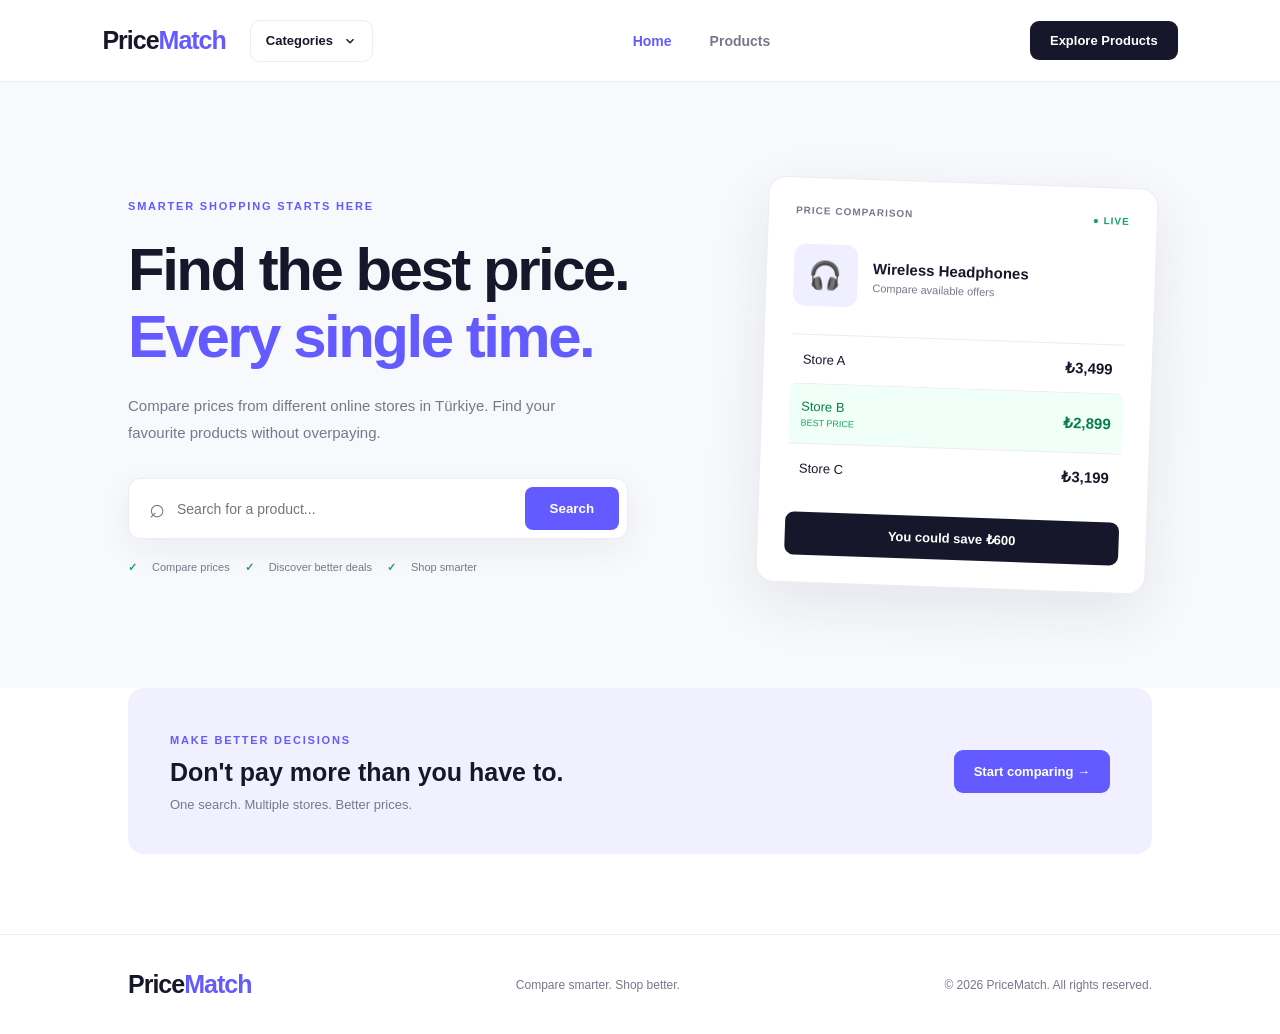
<file: Frontend & System Integration Team/frontend/index.html>
<!DOCTYPE html>
<html lang="en">
<head>
    <meta charset="UTF-8">
    <meta name="viewport" content="width=device-width, initial-scale=1.0">
    <meta name="description" content="Compare product prices across Turkish online stores with PriceMatch.">
    <title>PriceMatch — Find the Best Price</title>
    <link rel="stylesheet" href="css/style.css">
</head>
<body>

    <header class="navbar">
        <div class="header-start">
            <a href="index.html" class="logo">Price<span>Match</span></a>
            <div class="category-menu">
                <button
                    class="category-toggle"
                    id="categoryToggle"
                    type="button"
                    aria-expanded="false"
                    aria-controls="categoryPanel"
                >
                    <span>Categories</span>
                    <svg viewBox="0 0 16 16" aria-hidden="true"><path d="m4 6 4 4 4-4"/></svg>
                </button>
                <div class="category-panel" id="categoryPanel" hidden>
                    <div class="category-panel-heading">
                        <span class="eyebrow">SHOP BY CATEGORY</span>
                        <span>Browse popular sections</span>
                    </div>
                    <div class="category-options">
                    <a class="category-option" href="pages/search.html?category=Electronics">
                        <span class="category-option-icon" aria-hidden="true">💻</span>
                        <span class="category-option-copy">
                            <strong>Electronics</strong>
                            <small>Computers, phones and more</small>
                        </span>
                        <span class="category-option-arrow" aria-hidden="true">↗</span>
                    </a>
                    <a class="category-option" href="pages/search.html?category=Fashion">
                        <span class="category-option-icon" aria-hidden="true">👕</span>
                        <span class="category-option-copy">
                            <strong>Fashion</strong>
                            <small>Clothing and accessories</small>
                        </span>
                        <span class="category-option-arrow" aria-hidden="true">↗</span>
                    </a>
                    <a class="category-option" href="pages/search.html?category=Home">
                        <span class="category-option-icon" aria-hidden="true">🏠</span>
                        <span class="category-option-copy">
                            <strong>Home & Living</strong>
                            <small>Everything for your home</small>
                        </span>
                        <span class="category-option-arrow" aria-hidden="true">↗</span>
                    </a>
                    <a class="category-option" href="pages/search.html?category=Gaming">
                        <span class="category-option-icon" aria-hidden="true">🎮</span>
                        <span class="category-option-copy">
                            <strong>Gaming</strong>
                            <small>Games and accessories</small>
                        </span>
                        <span class="category-option-arrow" aria-hidden="true">↗</span>
                    </a>
                    </div>
                </div>
            </div>
        </div>

        <nav class="nav-links">
            <a href="index.html" class="active">Home</a>
            <a href="pages/search.html">Products</a>
        </nav>

        <a href="pages/search.html" class="nav-button">Explore Products</a>
    </header>

    <main>
        <section class="hero">
            <div class="hero-content">
                <span class="eyebrow">SMARTER SHOPPING STARTS HERE</span>

                <h1>Find the best price.<br><span>Every single time.</span></h1>

                <p>
                    Compare prices from different online stores in Türkiye.
                    Find your favourite products without overpaying.
                </p>

                <form class="search-form" id="searchForm" action="pages/search.html">
                    <span class="search-icon">⌕</span>
                    <input
                        type="text"
                        id="searchInput"
                        placeholder="Search for a product..."
                        required
                    >
                    <button type="submit">Search</button>
                </form>

                <div class="hero-note">
                    <span>✓</span> Compare prices
                    <span>✓</span> Discover better deals
                    <span>✓</span> Shop smarter
                </div>
            </div>

            <div class="hero-visual">
                <div class="visual-card">
                    <div class="visual-top">
                        <span>PRICE COMPARISON</span>
                        <span class="live-dot">● LIVE</span>
                    </div>

                    <div class="visual-product">
                        <div class="product-icon">🎧</div>
                        <div>
                            <h3>Wireless Headphones</h3>
                            <p>Compare available offers</p>
                        </div>
                    </div>

                    <div class="offer">
                        <span>Store A</span>
                        <strong>₺3,499</strong>
                    </div>

                    <div class="offer best-offer">
                        <span>Store B <small>BEST PRICE</small></span>
                        <strong>₺2,899</strong>
                    </div>

                    <div class="offer">
                        <span>Store C</span>
                        <strong>₺3,199</strong>
                    </div>

                    <div class="saving">You could save ₺600</div>
                </div>
            </div>
        </section>

        <section class="bottom-banner">
            <div>
                <span class="eyebrow">MAKE BETTER DECISIONS</span>
                <h2>Don't pay more than you have to.</h2>
                <p>One search. Multiple stores. Better prices.</p>
            </div>
            <a href="pages/search.html">Start comparing →</a>
        </section>
    </main>

    <footer>
        <a href="index.html" class="logo">Price<span>Match</span></a>
        <p>Compare smarter. Shop better.</p>
        <p class="copyright">© 2026 PriceMatch. All rights reserved.</p>
    </footer>

    <script src="js/category-dropdown.js"></script>
    <script src="js/app.js"></script>
</body>
</html>
</file>
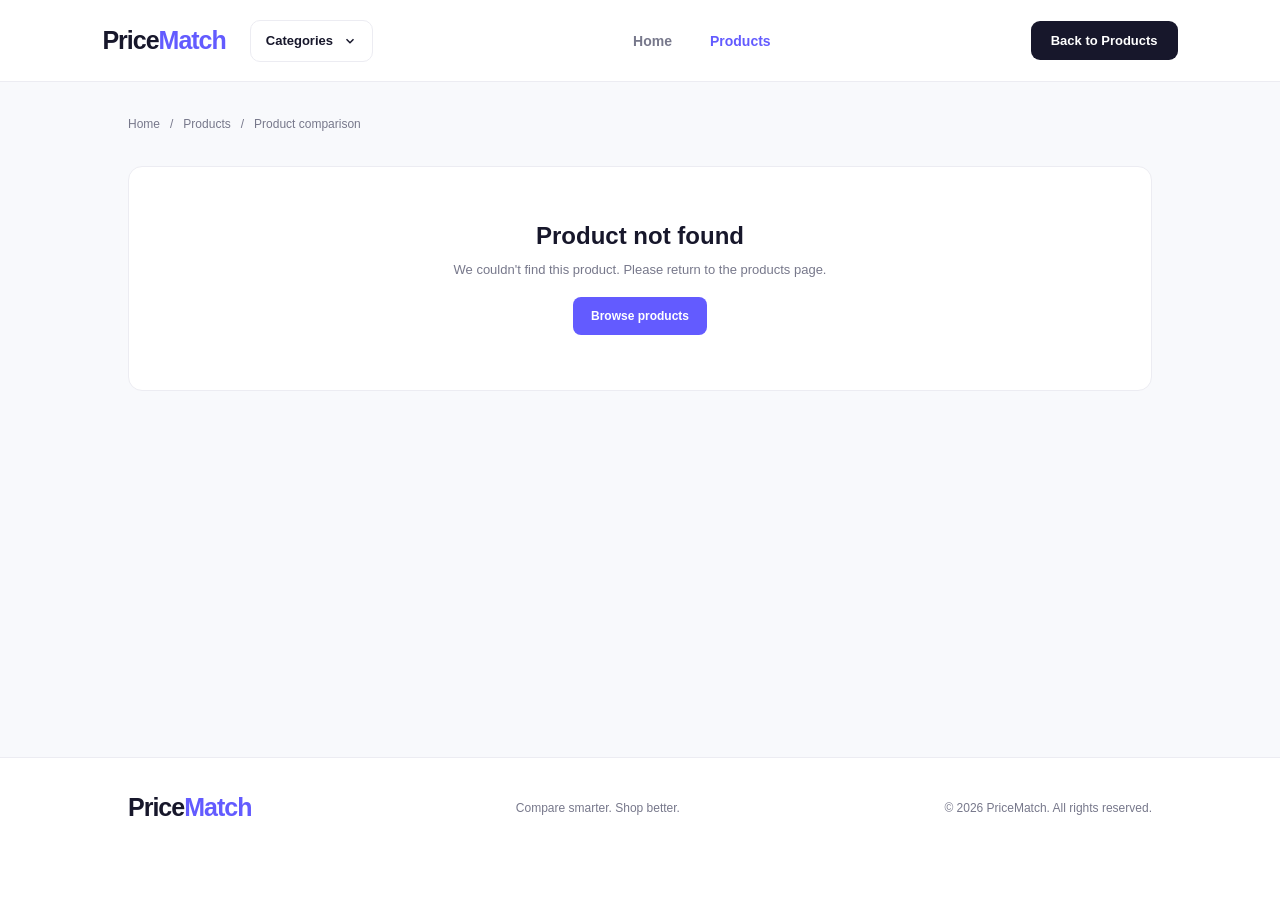
<file: Frontend & System Integration Team/frontend/pages/product.html>
<!DOCTYPE html>
<html lang="en">
<head>
    <meta charset="UTF-8">
    <meta name="viewport" content="width=device-width, initial-scale=1.0">
    <title>Product Comparison | PriceMatch</title>
    <link rel="stylesheet" href="../css/style.css">
</head>
<body>

    <header class="navbar">
        <div class="header-start">
            <a href="../index.html" class="logo">Price<span>Match</span></a>
            <div class="category-menu">
                <button
                    class="category-toggle"
                    id="categoryToggle"
                    type="button"
                    aria-expanded="false"
                    aria-controls="categoryPanel"
                >
                    <span>Categories</span>
                    <svg viewBox="0 0 16 16" aria-hidden="true"><path d="m4 6 4 4 4-4"/></svg>
                </button>
                <div class="category-panel" id="categoryPanel" hidden>
                    <div class="category-panel-heading">
                        <span class="eyebrow">SHOP BY CATEGORY</span>
                        <span>Browse popular sections</span>
                    </div>
                    <div class="category-options">
                    <a class="category-option" href="search.html?category=Electronics">
                        <span class="category-option-icon" aria-hidden="true">💻</span>
                        <span class="category-option-copy">
                            <strong>Electronics</strong>
                            <small>Computers, phones and more</small>
                        </span>
                        <span class="category-option-arrow" aria-hidden="true">↗</span>
                    </a>
                    <a class="category-option" href="search.html?category=Fashion">
                        <span class="category-option-icon" aria-hidden="true">👕</span>
                        <span class="category-option-copy">
                            <strong>Fashion</strong>
                            <small>Clothing and accessories</small>
                        </span>
                        <span class="category-option-arrow" aria-hidden="true">↗</span>
                    </a>
                    <a class="category-option" href="search.html?category=Home">
                        <span class="category-option-icon" aria-hidden="true">🏠</span>
                        <span class="category-option-copy">
                            <strong>Home & Living</strong>
                            <small>Everything for your home</small>
                        </span>
                        <span class="category-option-arrow" aria-hidden="true">↗</span>
                    </a>
                    <a class="category-option" href="search.html?category=Gaming">
                        <span class="category-option-icon" aria-hidden="true">🎮</span>
                        <span class="category-option-copy">
                            <strong>Gaming</strong>
                            <small>Games and accessories</small>
                        </span>
                        <span class="category-option-arrow" aria-hidden="true">↗</span>
                    </a>
                    </div>
                </div>
            </div>
        </div>

        <nav class="nav-links">
            <a href="../index.html">Home</a>
            <a href="search.html" class="active">Products</a>
        </nav>

        <a href="search.html" class="nav-button">Back to Products</a>
    </header>

    <main class="comparison-page">

        <div class="breadcrumb">
            <a href="../index.html">Home</a>
            <span>/</span>
            <a href="search.html">Products</a>
            <span>/</span>
            <span>Product comparison</span>
        </div>

        <section id="loadingState" class="page-state">
            <p>Loading product information...</p>
        </section>

        <section id="errorState" class="page-state" hidden>
            <h2>Product not found</h2>
            <p>We couldn't find this product. Please return to the products page.</p>
            <a href="search.html" class="primary-link">Browse products</a>
        </section>

        <div id="productContent" hidden>

            <section class="comparison-product">
                <div class="comparison-product-image" id="productImage"></div>

                <div class="comparison-product-info">
                    <span class="eyebrow" id="productCategory"></span>
                    <h1 id="productName"></h1>
                    <p id="productBrand"></p>

                    <div class="product-attributes" id="productAttributes"></div>
                </div>
            </section>

            <section class="offers-section">
                <div class="offers-heading">
                    <div>
                        <span class="eyebrow">COMPARE RETAILERS</span>
                        <h2>Available offers</h2>
                        <p id="offerCount"></p>
                    </div>

                    <select id="offerSort" class="sort-select">
                        <option value="low">Lowest price first</option>
                        <option value="high">Highest price first</option>
                    </select>
                </div>

                <div id="offerList" class="offer-list"></div>

                <div id="noOffersState" class="empty-state" hidden>
                    <span>🛍️</span>
                    <h3>No offers available</h3>
                    <p>There are currently no retailer offers for this product.</p>
                </div>
            </section>

            <p class="demo-notice">
                Demonstration data only. Prices and retailers are not live offers.
            </p>

        </div>
    </main>

    <footer>
        <a href="../index.html" class="logo">Price<span>Match</span></a>
        <p>Compare smarter. Shop better.</p>
        <p class="copyright">© 2026 PriceMatch. All rights reserved.</p>
    </footer>

    <script src="../js/products.js"></script>
    <script src="../js/components.js"></script>
    <script src="../js/category-dropdown.js"></script>
    <script src="../js/product.js"></script>
</body>
</html>
</file>
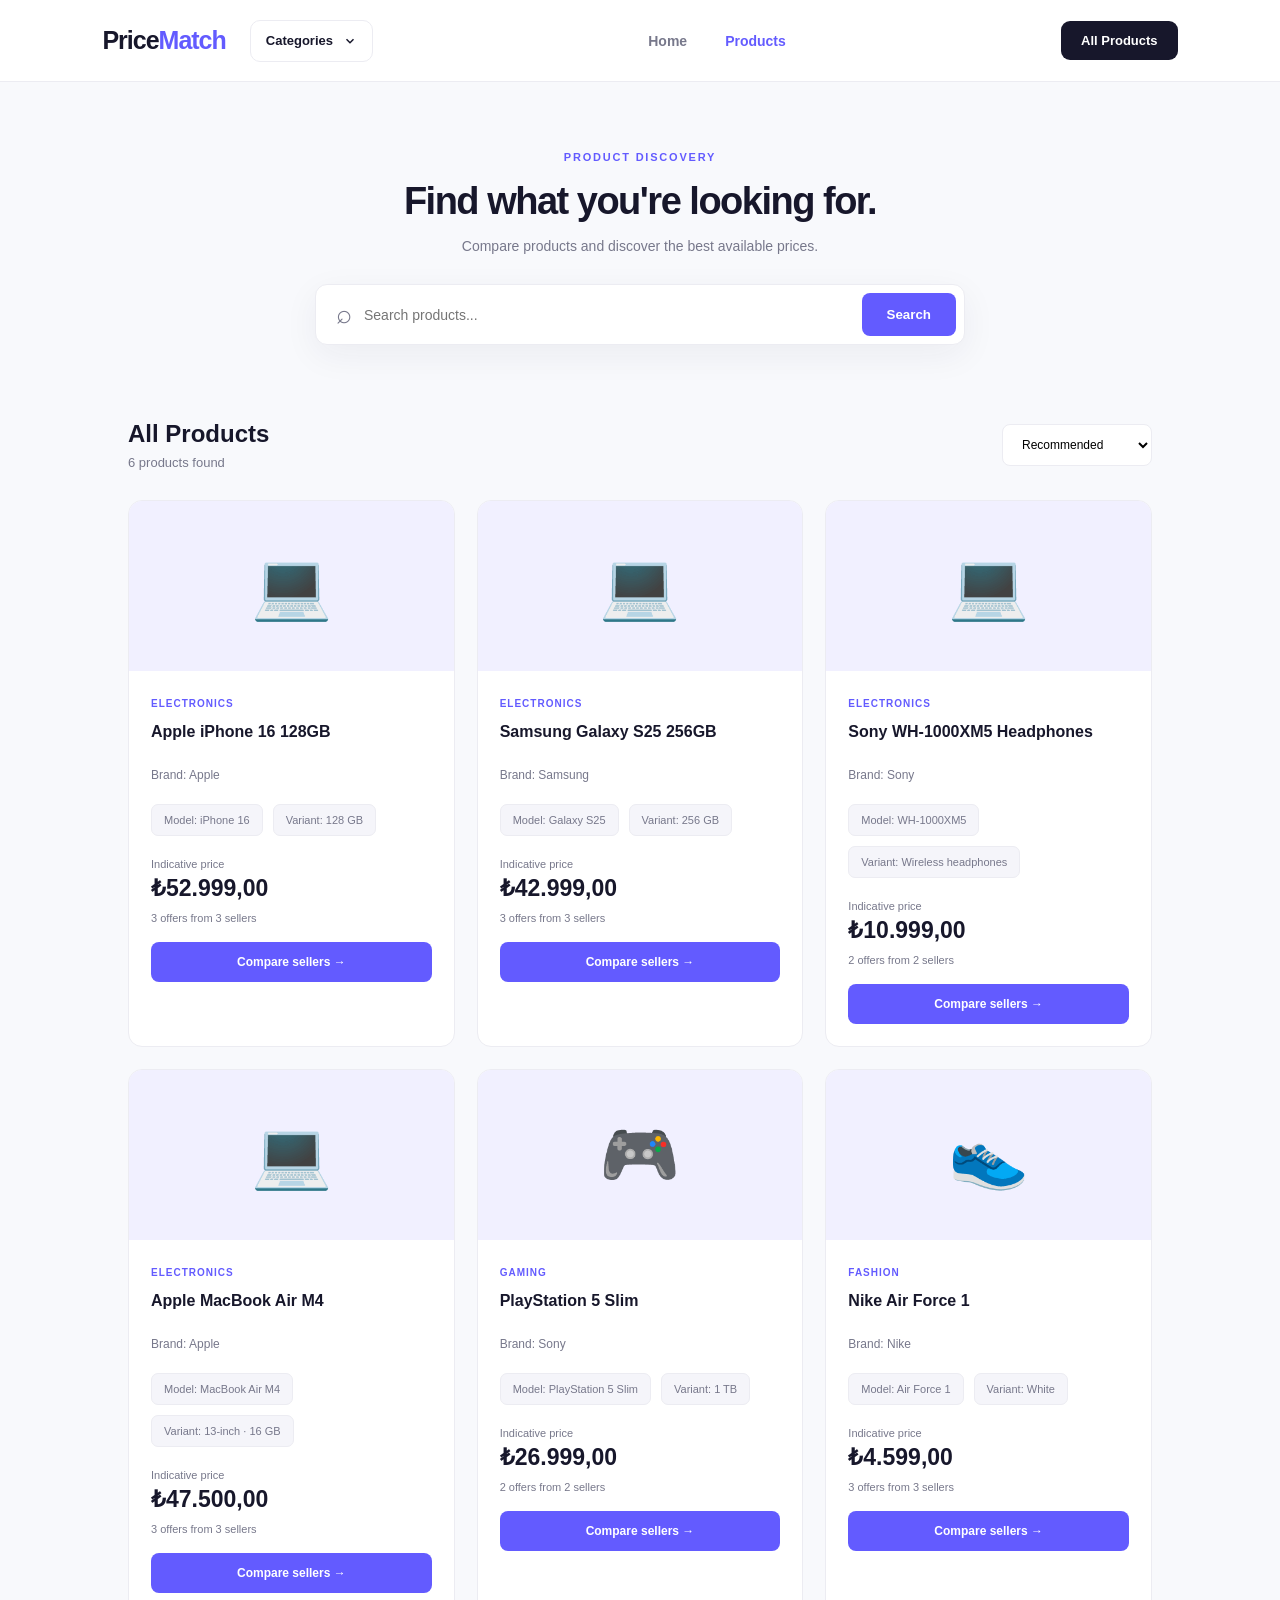
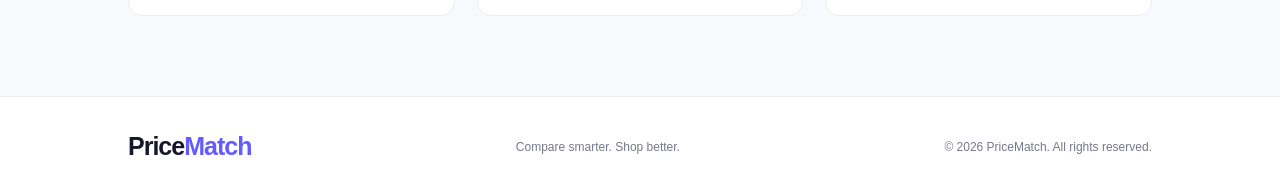
<file: Frontend & System Integration Team/frontend/pages/search.html>
<!DOCTYPE html>
<html lang="en">
<head>
    <meta charset="UTF-8">
    <meta name="viewport" content="width=device-width, initial-scale=1.0">
    <title>Search Products | PriceMatch</title>
    <link rel="stylesheet" href="../css/style.css">
</head>
<body>

    <header class="navbar">
        <div class="header-start">
            <a href="../index.html" class="logo">Price<span>Match</span></a>
            <div class="category-menu">
                <button
                    class="category-toggle"
                    id="categoryToggle"
                    type="button"
                    aria-expanded="false"
                    aria-controls="categoryPanel"
                >
                    <span>Categories</span>
                    <svg viewBox="0 0 16 16" aria-hidden="true"><path d="m4 6 4 4 4-4"/></svg>
                </button>
                <div class="category-panel" id="categoryPanel" hidden>
                    <div class="category-panel-heading">
                        <span class="eyebrow">SHOP BY CATEGORY</span>
                        <span>Browse popular sections</span>
                    </div>
                    <div class="category-options">
                    <a class="category-option" href="search.html?category=Electronics">
                        <span class="category-option-icon" aria-hidden="true">💻</span>
                        <span class="category-option-copy">
                            <strong>Electronics</strong>
                            <small>Computers, phones and more</small>
                        </span>
                        <span class="category-option-arrow" aria-hidden="true">↗</span>
                    </a>
                    <a class="category-option" href="search.html?category=Fashion">
                        <span class="category-option-icon" aria-hidden="true">👕</span>
                        <span class="category-option-copy">
                            <strong>Fashion</strong>
                            <small>Clothing and accessories</small>
                        </span>
                        <span class="category-option-arrow" aria-hidden="true">↗</span>
                    </a>
                    <a class="category-option" href="search.html?category=Home">
                        <span class="category-option-icon" aria-hidden="true">🏠</span>
                        <span class="category-option-copy">
                            <strong>Home & Living</strong>
                            <small>Everything for your home</small>
                        </span>
                        <span class="category-option-arrow" aria-hidden="true">↗</span>
                    </a>
                    <a class="category-option" href="search.html?category=Gaming">
                        <span class="category-option-icon" aria-hidden="true">🎮</span>
                        <span class="category-option-copy">
                            <strong>Gaming</strong>
                            <small>Games and accessories</small>
                        </span>
                        <span class="category-option-arrow" aria-hidden="true">↗</span>
                    </a>
                    </div>
                </div>
            </div>
        </div>

        <nav class="nav-links">
            <a href="../index.html">Home</a>
            <a href="search.html" class="active">Products</a>
        </nav>

        <a href="search.html" class="nav-button">All Products</a>
    </header>

    <main class="search-page">

        <section class="search-header">
            <span class="eyebrow">PRODUCT DISCOVERY</span>
            <h1>Find what you're looking for.</h1>
            <p>Compare products and discover the best available prices.</p>

            <form class="search-form" id="searchForm" action="search.html">
                <span class="search-icon">⌕</span>
                <input
                    type="text"
                    id="searchInput"
                    placeholder="Search products..."
                    required
                >
                <button type="submit">Search</button>
            </form>
        </section>

        <section class="results-section">
            <div class="results-heading">
                <div>
                    <h2 id="resultsTitle">All Products</h2>
                    <p id="resultsCount">Browse our sample products</p>
                </div>

                <select id="sortSelect" class="sort-select">
                    <option value="default">Recommended</option>
                    <option value="low">Price: Low to High</option>
                    <option value="high">Price: High to Low</option>
                </select>
            </div>

            <div id="productGrid" class="product-grid"></div>

            <div id="emptyState" class="empty-state" hidden>
                <span>🔎</span>
                <h3>No products found</h3>
                <p>Try another search term.</p>
            </div>
        </section>

    </main>

    <footer>
        <a href="../index.html" class="logo">Price<span>Match</span></a>
        <p>Compare smarter. Shop better.</p>
        <p class="copyright">© 2026 PriceMatch. All rights reserved.</p>
    </footer>

    <script src="../js/products.js"></script>
    <script src="../js/components.js"></script>
    <script src="../js/category-dropdown.js"></script>
    <script src="../js/app.js"></script>
</body>
</html>
</file>
<file: Frontend & System Integration Team/frontend/css/style.css>
* {
    margin: 0;
    padding: 0;
    box-sizing: border-box;
}

:root {
    --primary: #635bff;
    --dark: #17172b;
    --muted: #77788b;
    --background: #f8f9fc;
    --border: #ececf2;
}

body {
    font-family: -apple-system, BlinkMacSystemFont, "Segoe UI", sans-serif;
    background: white;
    color: var(--dark);
}

a {
    text-decoration: none;
    color: inherit;
}

.navbar {
    height: 82px;
    padding: 0 8%;
    display: flex;
    align-items: center;
    justify-content: space-between;
    border-bottom: 1px solid var(--border);
}

.logo {
    font-size: 25px;
    font-weight: 800;
    letter-spacing: -1px;
}

.logo span {
    color: var(--primary);
}

.nav-links {
    display: flex;
    gap: 38px;
}

.nav-links a {
    font-size: 14px;
    color: var(--muted);
    font-weight: 600;
}

.nav-links a.active {
    color: var(--primary);
}

.nav-button {
    background: var(--dark);
    color: white;
    padding: 12px 20px;
    border-radius: 9px;
    font-size: 13px;
    font-weight: 600;
}

.hero {
    background: var(--background);
    padding: 100px 10%;
    min-height: 540px;
    display: flex;
    align-items: center;
    justify-content: space-between;
    gap: 60px;
}

.hero-content {
    max-width: 590px;
}

.eyebrow {
    color: var(--primary);
    font-size: 11px;
    font-weight: 800;
    letter-spacing: 1.8px;
}

.hero h1 {
    font-size: clamp(38px, 5vw, 60px);
    line-height: 1.12;
    letter-spacing: -2.5px;
    margin: 22px 0;
}

.hero h1 span {
    color: var(--primary);
}

.hero-content > p {
    color: var(--muted);
    line-height: 1.8;
    font-size: 15px;
    max-width: 470px;
}

.search-form {
    margin-top: 32px;
    background: white;
    padding: 8px;
    border: 1px solid var(--border);
    border-radius: 12px;
    display: flex;
    align-items: center;
    box-shadow: 0 10px 35px rgba(30, 30, 70, 0.06);
}

.search-icon {
    font-size: 27px;
    padding: 0 12px;
    color: var(--muted);
}

.search-form input {
    flex: 1;
    min-width: 0;
    border: none;
    outline: none;
    font-size: 14px;
}

.search-form button {
    background: var(--primary);
    color: white;
    border: none;
    padding: 14px 25px;
    border-radius: 8px;
    font-weight: 700;
    cursor: pointer;
}

.search-form button:hover {
    background: #5048e5;
}

.hero-note {
    display: flex;
    flex-wrap: wrap;
    gap: 15px;
    margin-top: 22px;
    font-size: 11px;
    color: var(--muted);
}

.hero-note span {
    color: #16a36a;
    font-weight: 800;
}

.hero-visual {
    width: 390px;
    flex-shrink: 0;
}

.visual-card {
    background: white;
    border: 1px solid var(--border);
    border-radius: 18px;
    padding: 27px;
    box-shadow: 0 20px 60px rgba(30, 30, 70, 0.09);
    transform: rotate(2deg);
}

.visual-top {
    display: flex;
    justify-content: space-between;
    font-size: 10px;
    font-weight: 800;
    color: var(--muted);
    letter-spacing: 1px;
}

.live-dot {
    color: #16a36a;
}

.visual-product {
    display: flex;
    align-items: center;
    gap: 15px;
    margin: 28px 0;
}

.product-icon {
    background: #f0efff;
    padding: 15px;
    border-radius: 12px;
    font-size: 27px;
}

.visual-product h3 {
    font-size: 15px;
}

.visual-product p {
    color: var(--muted);
    font-size: 11px;
    margin-top: 5px;
}

.offer {
    display: flex;
    justify-content: space-between;
    align-items: center;
    padding: 15px 12px;
    border-top: 1px solid var(--border);
    font-size: 13px;
}

.offer strong {
    font-size: 15px;
}

.offer small {
    display: block;
    color: #16a36a;
    font-size: 9px;
    margin-top: 4px;
}

.best-offer {
    background: #f0fff8;
    border-radius: 8px;
    color: #087c4e;
}

.saving {
    background: var(--dark);
    color: white;
    text-align: center;
    padding: 14px;
    border-radius: 9px;
    margin-top: 20px;
    font-size: 13px;
    font-weight: 700;
}

.categories-section {
    padding: 85px 10%;
}

.section-heading {
    display: flex;
    justify-content: space-between;
    align-items: end;
    margin-bottom: 35px;
    gap: 20px;
}

.section-heading h2 {
    font-size: 29px;
    letter-spacing: -1px;
    margin-top: 12px;
}

.section-heading > a {
    color: var(--primary);
    font-size: 13px;
    font-weight: 700;
}

.category-grid {
    display: grid;
    grid-template-columns: repeat(4, 1fr);
    gap: 18px;
}

.category-card {
    border: 1px solid var(--border);
    border-radius: 13px;
    padding: 25px 20px;
    transition: 0.2s;
}

.category-card:hover {
    border-color: var(--primary);
    transform: translateY(-4px);
    box-shadow: 0 12px 30px rgba(30, 30, 70, 0.06);
}

.category-icon {
    display: inline-flex;
    background: #f2f1ff;
    width: 52px;
    height: 52px;
    align-items: center;
    justify-content: center;
    border-radius: 12px;
    font-size: 25px;
}

.category-card h3 {
    font-size: 15px;
    margin: 18px 0 7px;
}

.category-card p {
    color: var(--muted);
    font-size: 12px;
    line-height: 1.5;
}

.bottom-banner {
    margin: 0 10% 80px;
    padding: 42px;
    background: #f1f0ff;
    border-radius: 16px;
    display: flex;
    justify-content: space-between;
    align-items: center;
    gap: 25px;
}

.bottom-banner h2 {
    font-size: 25px;
    margin: 10px 0;
}

.bottom-banner p {
    color: var(--muted);
    font-size: 13px;
}

.bottom-banner > a {
    background: var(--primary);
    color: white;
    padding: 14px 20px;
    border-radius: 9px;
    font-size: 13px;
    font-weight: 700;
    white-space: nowrap;
}

footer {
    border-top: 1px solid var(--border);
    padding: 35px 10%;
    display: flex;
    align-items: center;
    justify-content: space-between;
    gap: 20px;
}

footer p {
    color: var(--muted);
    font-size: 12px;
}

@media (max-width: 900px) {
    .hero {
        padding: 70px 7%;
    }

    .hero-visual {
        width: 330px;
    }

    .category-grid {
        grid-template-columns: repeat(2, 1fr);
    }
}

@media (max-width: 650px) {
    .navbar {
        padding: 0 5%;
    }

    .nav-links {
        display: none;
    }

    .hero {
        flex-direction: column;
        align-items: stretch;
        padding: 65px 7%;
    }

    .hero-visual {
        width: 100%;
    }

    .categories-section {
        padding: 60px 7%;
    }

    .section-heading {
        align-items: start;
        flex-direction: column;
    }

    .category-grid {
        grid-template-columns: 1fr 1fr;
        gap: 10px;
    }

    .category-card {
        padding: 18px 13px;
    }

    .bottom-banner {
        margin: 0 7% 50px;
        flex-direction: column;
        align-items: start;
    }

    footer {
        flex-direction: column;
        align-items: start;
    }
}

/* SEARCH RESULTS PAGE */

.search-page {
    min-height: 75vh;
    background: var(--background);
}

.search-header {
    padding: 65px 10% 55px;
    text-align: center;
}

.search-header h1 {
    font-size: 38px;
    letter-spacing: -1.5px;
    margin: 15px 0;
}

.search-header > p {
    color: var(--muted);
    font-size: 14px;
}

.search-header .search-form {
    max-width: 650px;
    margin: 30px auto 0;
    text-align: left;
}

.results-section {
    padding: 20px 10% 80px;
}

.results-heading {
    display: flex;
    justify-content: space-between;
    align-items: center;
    margin-bottom: 30px;
    gap: 20px;
}

.results-heading h2 {
    font-size: 24px;
    margin-bottom: 7px;
}

.results-heading p {
    font-size: 13px;
    color: var(--muted);
}

.sort-select {
    padding: 12px 15px;
    border: 1px solid var(--border);
    border-radius: 8px;
    background: white;
    font-size: 12px;
    outline: none;
}

.product-grid {
    display: grid;
    grid-template-columns: repeat(3, minmax(0, 1fr));
    gap: 22px;
}

.product-card {
    background: white;
    border: 1px solid var(--border);
    border-radius: 14px;
    overflow: hidden;
    transition: 0.2s;
}

.product-card:hover {
    transform: translateY(-4px);
    box-shadow: 0 12px 30px rgba(30, 30, 70, 0.07);
}

.product-image {
    height: 170px;
    display: flex;
    justify-content: center;
    align-items: center;
    background: #f1f0ff;
    font-size: 65px;
}

.product-details {
    padding: 22px;
}

.product-category {
    color: var(--primary);
    font-size: 10px;
    font-weight: 800;
    text-transform: uppercase;
    letter-spacing: 1px;
}

.product-details h3 {
    font-size: 16px;
    margin: 12px 0 5px;
    min-height: 40px;
}

.product-brand {
    color: var(--muted);
    font-size: 12px;
}

.product-price {
    display: flex;
    flex-direction: column;
    gap: 5px;
    margin-top: 22px;
}

.product-price span {
    color: var(--muted);
    font-size: 11px;
}

.product-price strong {
    font-size: 23px;
}

.store-count {
    color: var(--muted);
    font-size: 11px;
    margin: 10px 0 18px;
}

.compare-button {
    display: block;
    text-align: center;
    background: var(--primary);
    color: white;
    padding: 13px;
    border-radius: 8px;
    font-size: 12px;
    font-weight: 700;
}

.compare-button:hover {
    background: #5048e5;
}

.empty-state {
    text-align: center;
    padding: 65px 20px;
    background: white;
    border-radius: 14px;
}

.empty-state[hidden] {
    display: none;
}

.empty-state span {
    font-size: 40px;
}

.empty-state h3 {
    margin: 15px 0 8px;
}

.empty-state p {
    color: var(--muted);
    font-size: 13px;
}

@media (max-width: 900px) {
    .product-grid {
        grid-template-columns: repeat(2, minmax(0, 1fr));
    }
}

@media (max-width: 600px) {
    .search-header {
        padding: 50px 7%;
    }

    .search-header h1 {
        font-size: 29px;
    }

    .results-section {
        padding: 20px 7% 60px;
    }

    .product-grid {
        grid-template-columns: 1fr;
    }

    .results-heading {
        align-items: flex-start;
        flex-direction: column;
    }
}

/* API-shaped product fields and images */
.product-image img,
.comparison-product-image img {
    max-width: 100%;
    max-height: 100%;
    object-fit: contain;
}

.image-placeholder {
    font-size: inherit;
}

.product-attributes-compact {
    margin-top: 12px;
    gap: 6px;
}

.product-attributes-compact span {
    padding: 6px 8px;
    font-size: 10px;
}

.visit-store-button {
    display: inline-block;
    background: var(--dark);
    color: white;
    padding: 8px 12px;
    border-radius: 7px;
    font-size: 10px;
    font-weight: 700;
    text-decoration: none;
}

.visit-store-button:hover {
    background: var(--primary);
}

@media (max-width: 700px) {
    .offer-details {
        align-items: flex-end;
    }

    .visit-store-button {
        padding: 7px 9px;
    }
}

/* PRODUCT COMPARISON PAGE */

.comparison-page {
    background: var(--background);
    min-height: 75vh;
    padding: 35px 10% 75px;
}

.breadcrumb {
    display: flex;
    flex-wrap: wrap;
    gap: 10px;
    color: var(--muted);
    font-size: 12px;
    margin-bottom: 35px;
}

.breadcrumb a:hover {
    color: var(--primary);
}

.page-state {
    background: white;
    border: 1px solid var(--border);
    border-radius: 14px;
    padding: 55px 25px;
    text-align: center;
}

.page-state h2 {
    margin-bottom: 12px;
}

.page-state p {
    color: var(--muted);
    font-size: 13px;
    margin-bottom: 20px;
}

.primary-link {
    display: inline-block;
    background: var(--primary);
    color: white;
    padding: 12px 18px;
    border-radius: 8px;
    font-size: 12px;
    font-weight: 700;
}

.comparison-product {
    background: white;
    border: 1px solid var(--border);
    border-radius: 16px;
    padding: 35px;
    display: flex;
    align-items: center;
    gap: 35px;
    margin-bottom: 45px;
}

.comparison-product-image {
    width: 190px;
    height: 190px;
    flex-shrink: 0;
    background: #f1f0ff;
    border-radius: 14px;
    display: flex;
    align-items: center;
    justify-content: center;
    font-size: 75px;
}

.comparison-product-info h1 {
    font-size: 30px;
    letter-spacing: -1px;
    margin: 12px 0;
}

.comparison-product-info > p {
    color: var(--muted);
    font-size: 13px;
}

.product-attributes {
    display: flex;
    flex-wrap: wrap;
    gap: 10px;
    margin-top: 22px;
}

.product-attributes span {
    background: #f5f5fa;
    border: 1px solid var(--border);
    border-radius: 7px;
    padding: 9px 12px;
    font-size: 11px;
    color: var(--muted);
}

.offers-section {
    background: white;
    border: 1px solid var(--border);
    border-radius: 16px;
    padding: 30px;
}

.offers-heading {
    display: flex;
    justify-content: space-between;
    align-items: center;
    gap: 20px;
    margin-bottom: 25px;
}

.offers-heading h2 {
    font-size: 25px;
    margin: 10px 0 6px;
}

.offers-heading p {
    color: var(--muted);
    font-size: 12px;
}

.offer-list {
    display: flex;
    flex-direction: column;
    gap: 12px;
}

.offer-card {
    border: 1px solid var(--border);
    border-radius: 12px;
    padding: 19px;
    display: flex;
    align-items: center;
    justify-content: space-between;
    gap: 20px;
}

.cheapest-offer {
    border: 1px solid #a6e8c9;
    background: #f2fff8;
}

.offer-store {
    display: flex;
    align-items: center;
    gap: 15px;
}

.store-icon {
    width: 48px;
    height: 48px;
    border-radius: 10px;
    background: #f1f0ff;
    display: flex;
    align-items: center;
    justify-content: center;
    font-size: 22px;
}

.offer-store h3 {
    font-size: 14px;
    margin-bottom: 5px;
}

.offer-store p {
    color: var(--muted);
    font-size: 11px;
}

.offer-details {
    display: flex;
    align-items: end;
    flex-direction: column;
    gap: 7px;
}

.offer-price {
    font-size: 19px;
}

.offer-badge {
    color: var(--muted);
    font-size: 9px;
    font-weight: 800;
    letter-spacing: 0.8px;
}

.cheapest-offer .offer-badge,
.cheapest-offer .offer-price {
    color: #087c4e;
}

.demo-notice {
    color: var(--muted);
    font-size: 11px;
    text-align: center;
    margin-top: 22px;
}

@media (max-width: 700px) {
    .comparison-page {
        padding: 25px 6% 55px;
    }

    .comparison-product {
        padding: 22px;
        flex-direction: column;
        align-items: flex-start;
        gap: 22px;
    }

    .comparison-product-image {
        width: 100%;
        height: 160px;
    }

    .comparison-product-info h1 {
        font-size: 24px;
    }

    .offers-section {
        padding: 20px;
    }

    .offers-heading {
        align-items: flex-start;
        flex-direction: column;
    }

    .offer-card {
        padding: 14px;
    }

    .offer-price {
        font-size: 16px;
    }
}


/* Header category dropdown */
.category-backdrop {
    position: fixed;
    inset: 0;
    z-index: 1000;
    border: 0;
    background: rgba(19, 20, 39, 0.42);
    cursor: default;
}

.category-backdrop[hidden] {
    display: none;
}

.navbar {
    position: relative;
    z-index: 1001;
}

.header-start {
    display: flex;
    align-items: center;
    gap: 24px;
}

.category-menu {
    position: relative;
}

.category-toggle {
    min-height: 42px;
    display: inline-flex;
    align-items: center;
    gap: 10px;
    padding: 0 15px;
    border: 1px solid var(--border);
    border-radius: 10px;
    background: white;
    color: var(--dark);
    font: inherit;
    font-size: 13px;
    font-weight: 700;
    cursor: pointer;
    transition: border-color 0.2s, box-shadow 0.2s, color 0.2s;
}

.category-toggle:hover,
.category-toggle[aria-expanded="true"] {
    color: var(--primary);
    border-color: var(--primary);
    box-shadow: 0 5px 18px rgba(99, 91, 255, 0.1);
}

.category-toggle:focus-visible,
.category-option:focus-visible {
    outline: 3px solid rgba(99, 91, 255, 0.35);
    outline-offset: 3px;
}

.category-toggle svg {
    width: 14px;
    height: 14px;
    fill: none;
    stroke: currentColor;
    stroke-width: 1.7;
    transition: transform 0.2s;
}

.category-toggle[aria-expanded="true"] svg {
    transform: rotate(180deg);
}

.category-panel {
    position: absolute;
    z-index: 1002;
    top: calc(100% + 14px);
    left: 0;
    width: min(360px, calc(100vw - 32px));
    padding: 18px;
    border: 1px solid var(--border);
    border-radius: 15px;
    background: white;
    box-shadow: 0 20px 55px rgba(19, 20, 39, 0.2);
}

.category-panel[hidden] {
    display: none;
}

.category-panel-heading {
    display: flex;
    flex-direction: column;
    gap: 5px;
    padding: 2px 4px 14px;
}

.category-panel-heading > span:last-child {
    color: var(--muted);
    font-size: 12px;
}

.category-options {
    display: grid;
    gap: 5px;
}

.category-option {
    min-height: 62px;
    display: flex;
    align-items: center;
    gap: 12px;
    padding: 9px 10px;
    border-radius: 10px;
    transition: background 0.15s, transform 0.15s;
}

.category-option:hover {
    background: #f6f5ff;
    transform: translateX(2px);
}

.category-option-icon {
    width: 40px;
    height: 40px;
    flex: 0 0 40px;
    display: inline-flex;
    align-items: center;
    justify-content: center;
    border-radius: 10px;
    background: #f2f1ff;
    font-size: 20px;
}

.category-option-copy {
    min-width: 0;
    display: flex;
    flex: 1;
    flex-direction: column;
    gap: 4px;
}

.category-option-copy strong {
    font-size: 13px;
}

.category-option-copy small {
    color: var(--muted);
    font-size: 11px;
}

.category-option-arrow {
    color: var(--muted);
    font-size: 15px;
}

@media (max-width: 900px) {
    .header-start {
        gap: 14px;
    }
}

@media (max-width: 650px) {
    .header-start {
        gap: 10px;
    }

    .category-toggle {
        min-height: 39px;
        gap: 6px;
        padding: 0 10px;
        font-size: 12px;
    }

    .category-panel {
        top: calc(100% + 12px);
    }
}

@media (max-width: 480px) {
    .navbar > .nav-button {
        display: none;
    }

    .header-start {
        gap: 12px;
    }
}


@media (max-width: 650px) {
    .category-panel {
        left: clamp(-165px, calc(16px - 50vw), -120px);
    }
}
</file>
